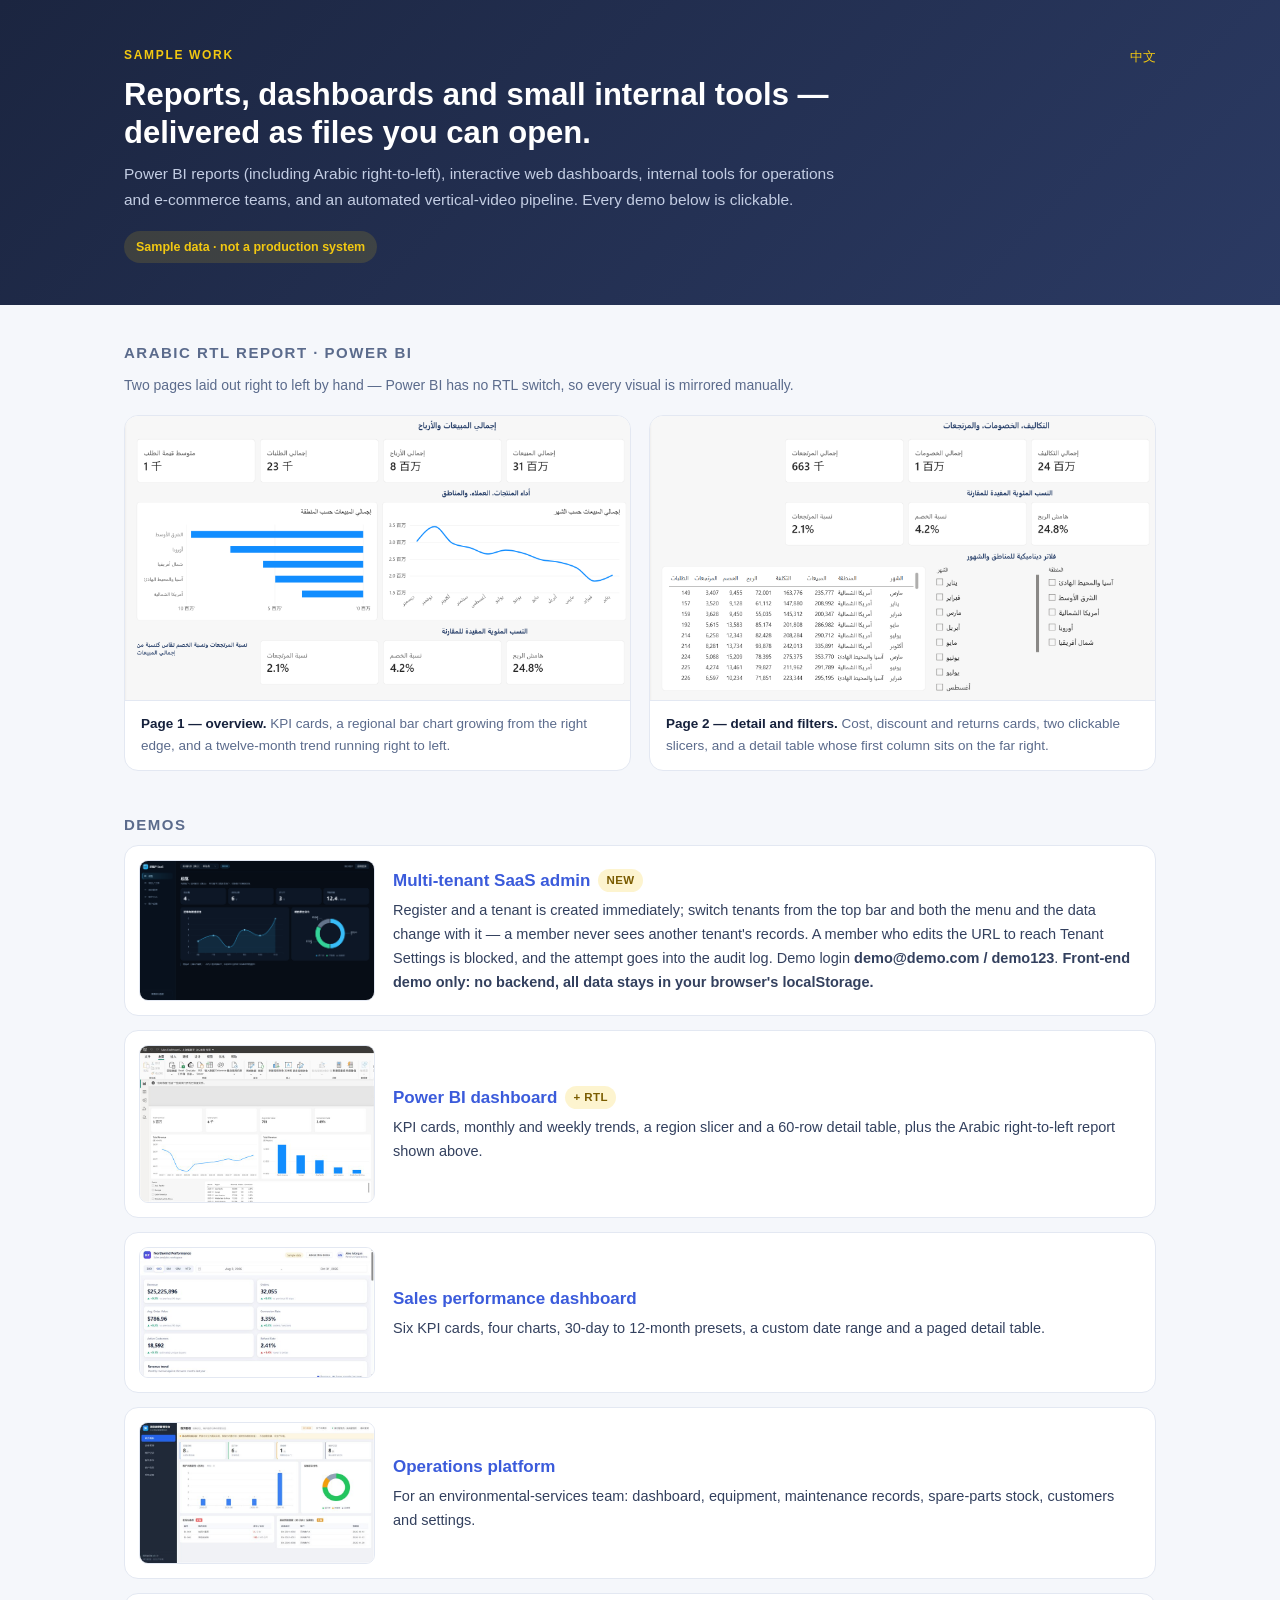
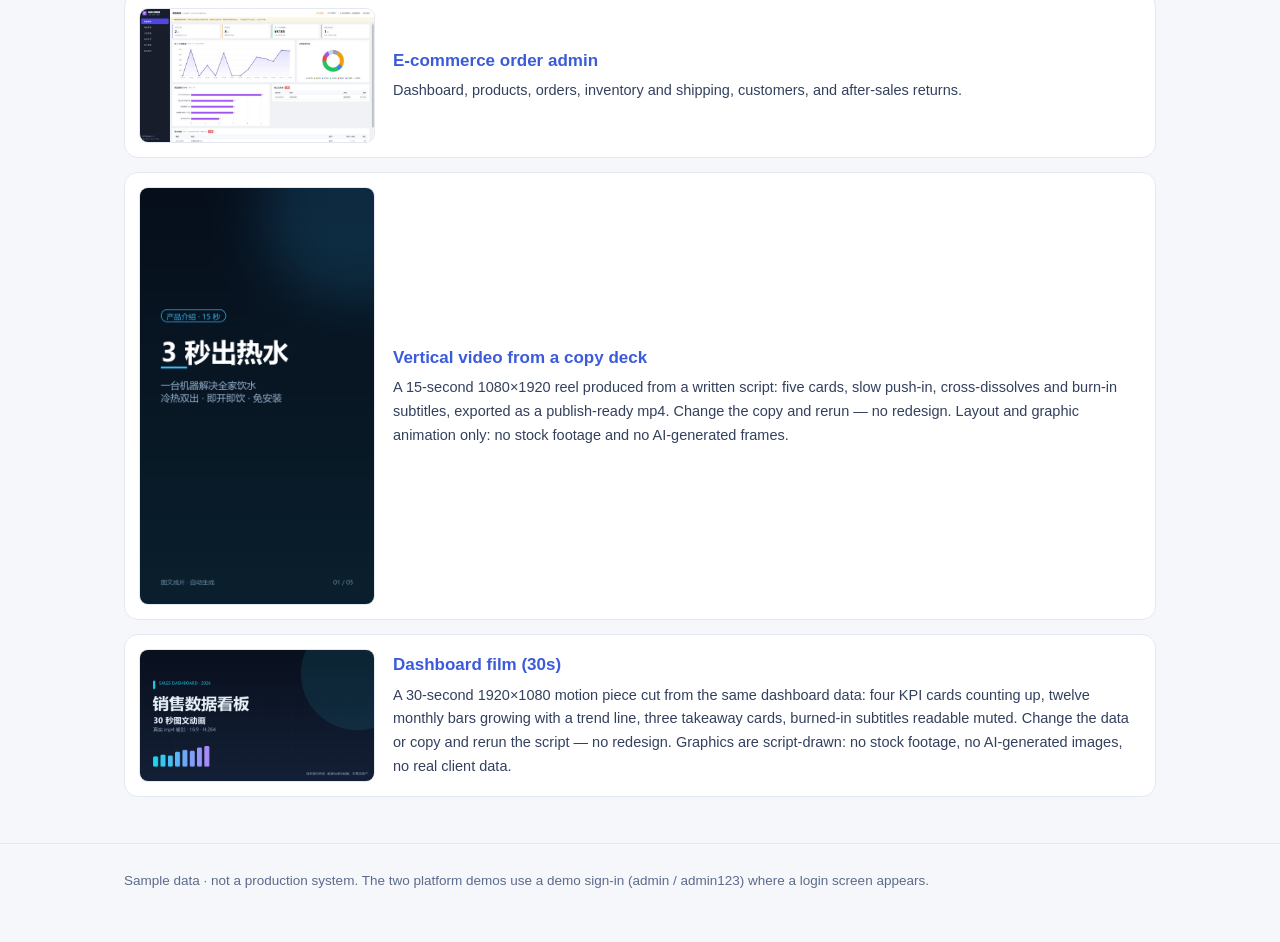
<file: index.html>
<!DOCTYPE html>
<html lang="en">
<head>
<meta charset="utf-8">
<meta name="viewport" content="width=device-width, initial-scale=1">
<title>Demos · Sample work</title>
<style>
  :root{
    --ink:#16213c; --sub:#5b6b8c; --line:#e3e8f2; --bg:#f5f7fb;
    --brand:#f2c811; --card:#ffffff;
  }
  *{box-sizing:border-box}
  body{margin:0;background:var(--bg);color:var(--ink);
    font:16px/1.65 -apple-system,BlinkMacSystemFont,"Segoe UI",Roboto,Helvetica,Arial,sans-serif}
  .wrap{max-width:1080px;margin:0 auto;padding:0 24px}
  a{color:#3b5bdb;text-decoration:none}
  a:hover{text-decoration:underline}
  header{background:linear-gradient(135deg,#1b2540,#2b3a63);color:#fff;padding:46px 0 42px}
  header .kicker{font-size:12px;letter-spacing:.14em;text-transform:uppercase;color:#f2c811;font-weight:600}
  header h1{margin:10px 0 10px;font-size:31px;line-height:1.22;font-weight:700;max-width:760px}
  header p{margin:0;color:#c3cde3;font-size:15.5px;max-width:720px}
  .lang{float:right;font-size:13px;color:#c3cde3}
  .lang a{color:#f2c811}
  .badge{display:inline-block;margin-top:18px;padding:6px 12px;border-radius:999px;
    background:rgba(242,200,17,.14);color:#f2c811;font-size:12.5px;font-weight:600}
  section{padding:36px 0 6px}
  h2{font-size:15px;letter-spacing:.1em;text-transform:uppercase;color:var(--sub);
    margin:0 0 8px;font-weight:700}
  .note{font-size:14px;color:var(--sub);margin:0 0 18px;max-width:760px}
  figure{margin:0;background:var(--card);border:1px solid var(--line);
    border-radius:14px;overflow:hidden}
  figure img{display:block;width:100%;height:auto}
  figcaption{padding:12px 16px;font-size:13.5px;color:var(--sub);border-top:1px solid var(--line)}
  figcaption b{color:var(--ink)}
  .grid2{display:grid;grid-template-columns:1fr 1fr;gap:18px}
  .demos{list-style:none;margin:0;padding:0}
  .demos li{display:flex;gap:18px;align-items:center;background:var(--card);
    border:1px solid var(--line);border-radius:14px;padding:14px;margin-bottom:14px}
  .demos .shot{flex:0 0 236px}
  .demos .shot img{display:block;width:100%;height:auto;border-radius:9px;border:1px solid var(--line)}
  .demos h3{margin:0 0 4px;font-size:17px;font-weight:700}
  .demos p{margin:0;font-size:14.5px;color:#33405e}
  .tag{display:inline-block;margin-left:8px;padding:2px 8px;border-radius:999px;
    background:rgba(242,200,17,.2);color:#7a5c00;font-size:11.5px;font-weight:700;
    letter-spacing:.04em;text-transform:uppercase;vertical-align:2px}
  footer{border-top:1px solid var(--line);padding:26px 0 50px;margin-top:26px;
    font-size:13.5px;color:var(--sub)}
  @media (max-width:760px){
    .grid2{grid-template-columns:1fr}
    .demos li{display:block}
    .demos .shot{flex:none;margin-bottom:12px}
    header h1{font-size:24px}
  }
</style>
</head>
<body>

<header>
  <div class="wrap">
    <div class="lang"><a href="zh.html">中文</a></div>
    <div class="kicker">Sample work</div>
    <h1>Reports, dashboards and small internal tools — delivered as files you can open.</h1>
    <p>Power BI reports (including Arabic right-to-left), interactive web dashboards, internal tools
       for operations and e-commerce teams, and an automated vertical-video pipeline. Every demo below is clickable.</p>
    <span class="badge">Sample data · not a production system</span>
  </div>
</header>

<section>
  <div class="wrap">
    <h2>Arabic RTL report · Power BI</h2>
    <p class="note">
      Two pages laid out right to left by hand — Power BI has no RTL switch, so every visual is mirrored manually.
    </p>
    <div class="grid2">
      <figure>
        <img src="rtl-page1.png" alt="Page one of an Arabic right-to-left Power BI report: KPI cards, a regional bar chart growing from the right edge, and a month trend running right to left">
        <figcaption>
          <b>Page 1 — overview.</b> KPI cards, a regional bar chart growing from the right edge,
          and a twelve-month trend running right to left.
        </figcaption>
      </figure>
      <figure>
        <img src="rtl-page2.png" alt="Page two of the same Arabic report: cost, discount and returns cards, two slicers, and a detail table with the month column on the far right">
        <figcaption>
          <b>Page 2 — detail and filters.</b> Cost, discount and returns cards, two clickable slicers,
          and a detail table whose first column sits on the far right.
        </figcaption>
      </figure>
    </div>
  </div>
</section>

<section>
  <div class="wrap">
    <h2>Demos</h2>
    <ul class="demos">
      <li>
        <a class="shot" href="saas-demo/"><img src="saas-demo/thumb-saas.png" alt="Multi-tenant SaaS admin demo: overview screen with KPI cards and charts"></a>
        <div>
          <h3><a href="saas-demo/">Multi-tenant SaaS admin</a><span class="tag">New</span></h3>
          <p>Register and a tenant is created immediately; switch tenants from the top bar and both the menu and the data change with it —
             a member never sees another tenant's records. A member who edits the URL to reach Tenant Settings is blocked, and the attempt
             goes into the audit log. Demo login <b>demo@demo.com / demo123</b>.
             <b>Front-end demo only: no backend, all data stays in your browser's localStorage.</b></p>
        </div>
      </li>
      <li>
        <a class="shot" href="powerbi/"><img src="thumb-powerbi.jpg" alt="Power BI report demo: KPI cards, revenue trend, revenue by region and a detail table"></a>
        <div>
          <h3><a href="powerbi/">Power BI dashboard</a><span class="tag">+ RTL</span></h3>
          <p>KPI cards, monthly and weekly trends, a region slicer and a 60-row detail table,
             plus the Arabic right-to-left report shown above.</p>
        </div>
      </li>
      <li>
        <a class="shot" href="dashboard/"><img src="thumb-dashboard.jpg" alt="Sales performance dashboard with six KPI cards and four charts"></a>
        <div>
          <h3><a href="dashboard/">Sales performance dashboard</a></h3>
          <p>Six KPI cards, four charts, 30-day to 12-month presets, a custom date range and a paged detail table.</p>
        </div>
      </li>
      <li>
        <a class="shot" href="huanbao/"><img src="thumb-huanbao.jpg" alt="Operations platform demo: dashboard, equipment, maintenance and spare parts screens"></a>
        <div>
          <h3><a href="huanbao/">Operations platform</a></h3>
          <p>For an environmental-services team: dashboard, equipment, maintenance records,
             spare-parts stock, customers and settings.</p>
        </div>
      </li>
      <li>
        <a class="shot" href="dianshang/"><img src="thumb-dianshang.jpg" alt="E-commerce order admin demo: dashboard, products, orders, inventory and returns screens"></a>
        <div>
          <h3><a href="dianshang/">E-commerce order admin</a></h3>
          <p>Dashboard, products, orders, inventory and shipping, customers, and after-sales returns.</p>
        </div>
      </li>
      <li>
        <a class="shot" href="ai-video/"><img src="ai-video/poster.png" alt="A vertical 9:16 video card with a headline and a subtitle bar"></a>
        <div>
          <h3><a href="ai-video/">Vertical video from a copy deck</a></h3>
          <p>A 15-second 1080×1920 reel produced from a written script: five cards, slow push-in,
             cross-dissolves and burn-in subtitles, exported as a publish-ready mp4. Change the copy and rerun —
             no redesign. Layout and graphic animation only: no stock footage and no AI-generated frames.</p>
        </div>
      </li>
      <li>
        <a class="shot" href="dashboard-video/"><img src="dashboard-video/poster.png" alt="A 16:9 cover card for a 30-second dashboard film with the title and a sample-data corner mark"></a>
        <div>
          <h3><a href="dashboard-video/">Dashboard film (30s)</a></h3>
          <p>A 30-second 1920×1080 motion piece cut from the same dashboard data: four KPI cards counting up,
              twelve monthly bars growing with a trend line, three takeaway cards, burned-in subtitles readable muted.
              Change the data or copy and rerun the script — no redesign. Graphics are script-drawn:
              no stock footage, no AI-generated images, no real client data.</p>
        </div>
      </li>
    </ul>
  </div>
</section>

<footer>
  <div class="wrap">
    Sample data · not a production system. The two platform demos use a demo sign-in
    (admin / admin123) where a login screen appears.
  </div>
</footer>

</body>
</html>
</file>
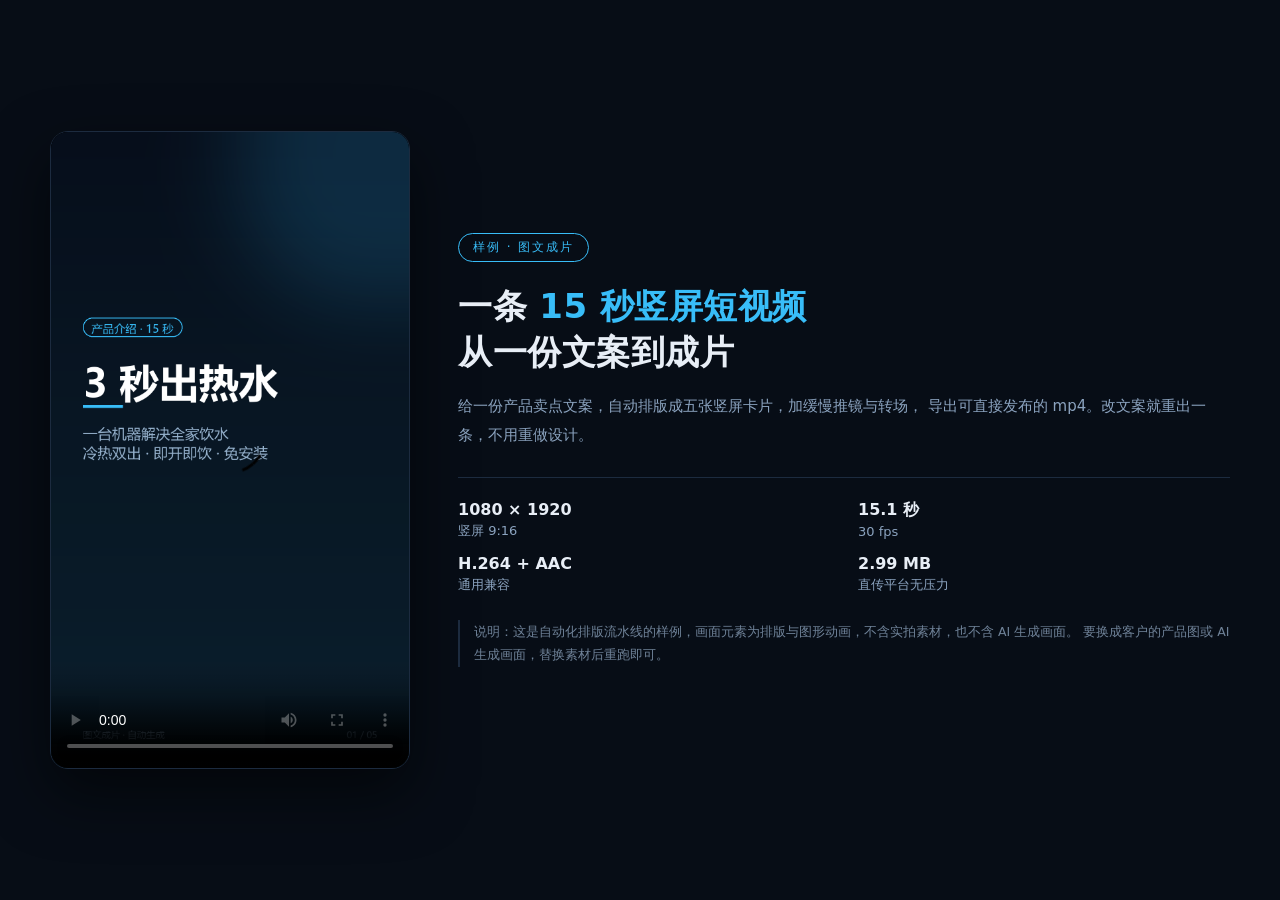
<file: ai-video/index.html>
<!DOCTYPE html>
<html lang="zh-CN">
<head>
<meta charset="UTF-8" />
<meta name="viewport" content="width=device-width, initial-scale=1" />
<title>图文成片 · 15 秒竖屏短视频（样例）</title>
<style>
  :root{
    --bg:#070d16; --panel:#0e1826; --line:#1c2b3f;
    --ink:#e8eef6; --ink2:#8ba3bf; --accent:#38bdf8;
  }
  *{box-sizing:border-box;margin:0;padding:0}
  body{
    background:var(--bg); color:var(--ink);
    font-family:"Microsoft YaHei","PingFang SC","Segoe UI",system-ui,sans-serif;
    min-height:100vh;
    display:flex; align-items:center; justify-content:center;
    padding:40px 20px;
  }
  .wrap{
    display:flex; gap:48px; align-items:center;
    max-width:1180px; width:100%; flex-wrap:wrap; justify-content:center;
  }
  .player{
    width:360px; flex:0 0 360px;
    border-radius:18px; overflow:hidden;
    background:#000; border:1px solid var(--line);
    box-shadow:0 24px 60px rgba(0,0,0,.55);
  }
  video{ display:block; width:100%; height:auto; background:#000; }
  .info{ flex:1 1 420px; min-width:320px; }
  .kicker{
    display:inline-block; font-size:12px; letter-spacing:2px;
    color:var(--accent); border:1px solid var(--accent);
    border-radius:999px; padding:5px 14px; margin-bottom:22px;
  }
  h1{ font-size:34px; line-height:1.35; font-weight:700; letter-spacing:.5px; }
  h1 em{ font-style:normal; color:var(--accent); }
  .sub{ color:var(--ink2); font-size:15px; line-height:1.9; margin-top:16px; }
  .spec{
    margin-top:28px; border-top:1px solid var(--line); padding-top:22px;
    display:grid; grid-template-columns:repeat(2,minmax(0,1fr)); gap:14px 28px;
  }
  .spec div{ font-size:13px; color:var(--ink2); }
  .spec b{ display:block; color:var(--ink); font-size:16px; font-weight:600; margin-bottom:3px; }
  .note{
    margin-top:26px; font-size:12.5px; line-height:1.85; color:#6f8298;
    border-left:2px solid var(--line); padding-left:14px;
  }
</style>
</head>
<body>
<div class="wrap">
  <div class="player">
    <video src="demo-short-9x16.mp4" poster="poster.png" controls playsinline preload="metadata"></video>
  </div>

  <div class="info">
    <span class="kicker">样例 · 图文成片</span>
    <h1>一条 <em>15 秒竖屏短视频</em><br />从一份文案到成片</h1>
    <p class="sub">
      给一份产品卖点文案，自动排版成五张竖屏卡片，加缓慢推镜与转场，
      导出可直接发布的 mp4。改文案就重出一条，不用重做设计。
    </p>

    <div class="spec">
      <div><b>1080 × 1920</b>竖屏 9:16</div>
      <div><b>15.1 秒</b>30 fps</div>
      <div><b>H.264 + AAC</b>通用兼容</div>
      <div><b>2.99 MB</b>直传平台无压力</div>
    </div>

    <p class="note">
      说明：这是自动化排版流水线的样例，画面元素为排版与图形动画，不含实拍素材，也不含 AI 生成画面。
      要换成客户的产品图或 AI 生成画面，替换素材后重跑即可。
    </p>
  </div>
</div>
</body>
</html>
</file>
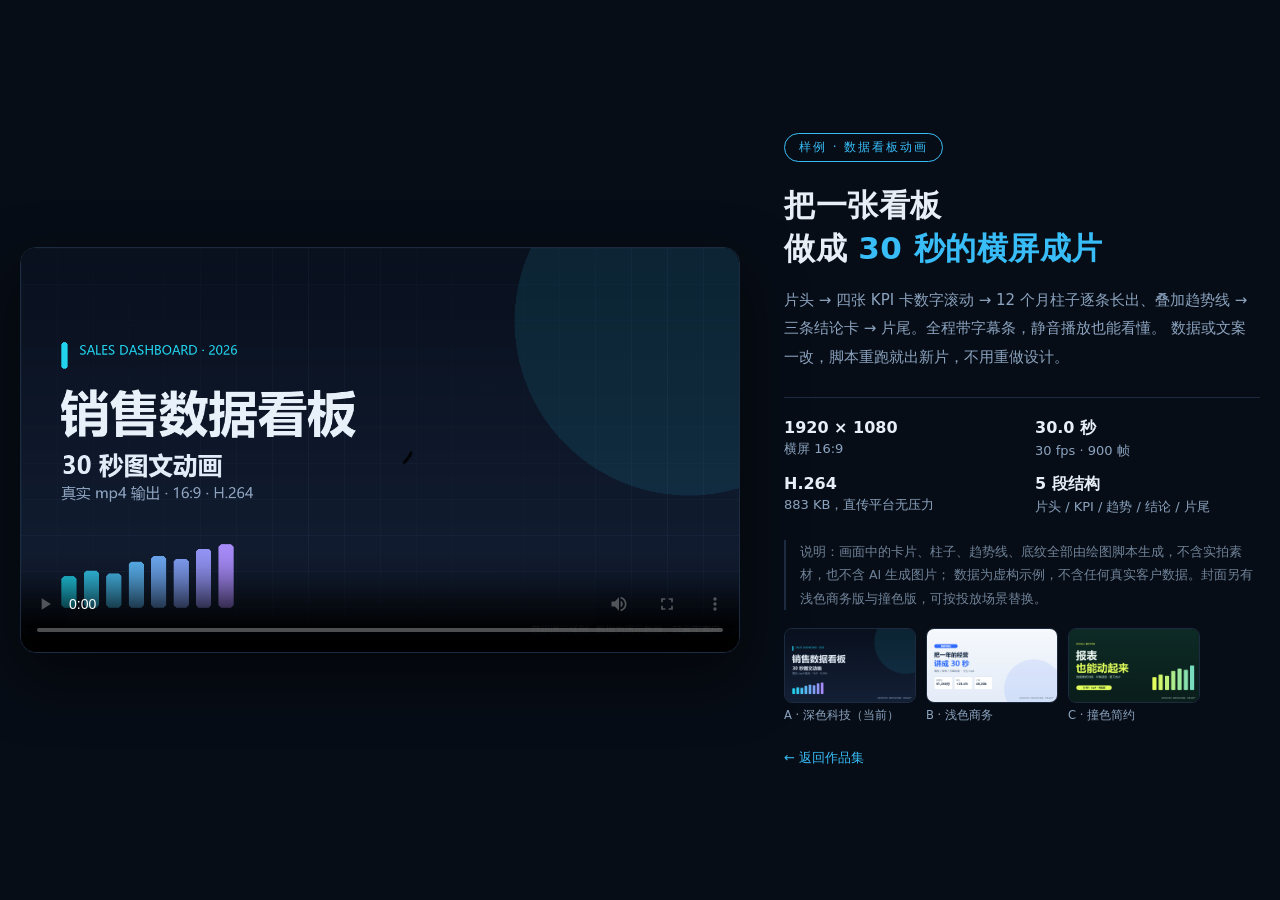
<file: dashboard-video/index.html>
<!DOCTYPE html>
<html lang="zh-CN">
<head>
<meta charset="UTF-8" />
<meta name="viewport" content="width=device-width, initial-scale=1" />
<title>数据看板动画成片 · 30 秒 16:9（样例）</title>
<style>
  :root{
    --bg:#070d16; --panel:#0e1826; --line:#1c2b3f;
    --ink:#e8eef6; --ink2:#8ba3bf; --accent:#38bdf8;
  }
  *{box-sizing:border-box;margin:0;padding:0}
  body{
    background:var(--bg); color:var(--ink);
    font-family:"Microsoft YaHei","PingFang SC","Segoe UI",system-ui,sans-serif;
    min-height:100vh;
    display:flex; align-items:center; justify-content:center;
    padding:40px 20px;
  }
  .wrap{
    display:flex; gap:44px; align-items:center;
    max-width:1240px; width:100%; flex-wrap:wrap; justify-content:center;
  }
  .player{
    flex:1 1 640px; max-width:720px;
    border-radius:16px; overflow:hidden;
    background:#000; border:1px solid var(--line);
    box-shadow:0 24px 60px rgba(0,0,0,.55);
  }
  video{ display:block; width:100%; height:auto; background:#000; }
  .info{ flex:1 1 380px; min-width:300px; }
  .kicker{
    display:inline-block; font-size:12px; letter-spacing:2px;
    color:var(--accent); border:1px solid var(--accent);
    border-radius:999px; padding:5px 14px; margin-bottom:22px;
  }
  h1{ font-size:31px; line-height:1.38; font-weight:700; letter-spacing:.5px; }
  h1 em{ font-style:normal; color:var(--accent); }
  .sub{ color:var(--ink2); font-size:15px; line-height:1.9; margin-top:16px; }
  .spec{
    margin-top:26px; border-top:1px solid var(--line); padding-top:20px;
    display:grid; grid-template-columns:repeat(2,minmax(0,1fr)); gap:14px 26px;
  }
  .spec div{ font-size:13px; color:var(--ink2); }
  .spec b{ display:block; color:var(--ink); font-size:16px; font-weight:600; margin-bottom:3px; }
  .note{
    margin-top:24px; font-size:12.5px; line-height:1.85; color:#6f8298;
    border-left:2px solid var(--line); padding-left:14px;
  }
  .covers{ margin-top:18px; display:flex; gap:10px; flex-wrap:wrap; }
  .covers img{ width:132px; height:auto; border-radius:8px; border:1px solid var(--line); display:block; }
  .covers span{ display:block; font-size:11.5px; color:var(--ink2); margin-top:5px; }
  .back{ margin-top:26px; font-size:13px; }
  .back a{ color:var(--accent); text-decoration:none; }
  .back a:hover{ text-decoration:underline; }
</style>
</head>
<body>
<div class="wrap">
  <div class="player">
    <video src="dashboard-30s.mp4" poster="poster.png" controls playsinline preload="metadata"></video>
  </div>

  <div class="info">
    <span class="kicker">样例 · 数据看板动画</span>
    <h1>把一张看板<br />做成 <em>30 秒的横屏成片</em></h1>
    <p class="sub">
      片头 → 四张 KPI 卡数字滚动 → 12 个月柱子逐条长出、叠加趋势线 →
      三条结论卡 → 片尾。全程带字幕条，静音播放也能看懂。
      数据或文案一改，脚本重跑就出新片，不用重做设计。
    </p>

    <div class="spec">
      <div><b>1920 × 1080</b>横屏 16:9</div>
      <div><b>30.0 秒</b>30 fps · 900 帧</div>
      <div><b>H.264</b>883 KB，直传平台无压力</div>
      <div><b>5 段结构</b>片头 / KPI / 趋势 / 结论 / 片尾</div>
    </div>

    <p class="note">
      说明：画面中的卡片、柱子、趋势线、底纹全部由绘图脚本生成，不含实拍素材，也不含 AI 生成图片；
      数据为虚构示例，不含任何真实客户数据。封面另有浅色商务版与撞色版，可按投放场景替换。
    </p>

    <div class="covers">
      <div><img src="poster.png" alt="封面 A 深色科技版"><span>A · 深色科技（当前）</span></div>
      <div><img src="cover-b.png" alt="封面 B 浅色商务版"><span>B · 浅色商务</span></div>
      <div><img src="cover-c.png" alt="封面 C 撞色简约版"><span>C · 撞色简约</span></div>
    </div>

    <div class="back"><a href="../">← 返回作品集</a></div>
  </div>
</div>
</body>
</html>
</file>
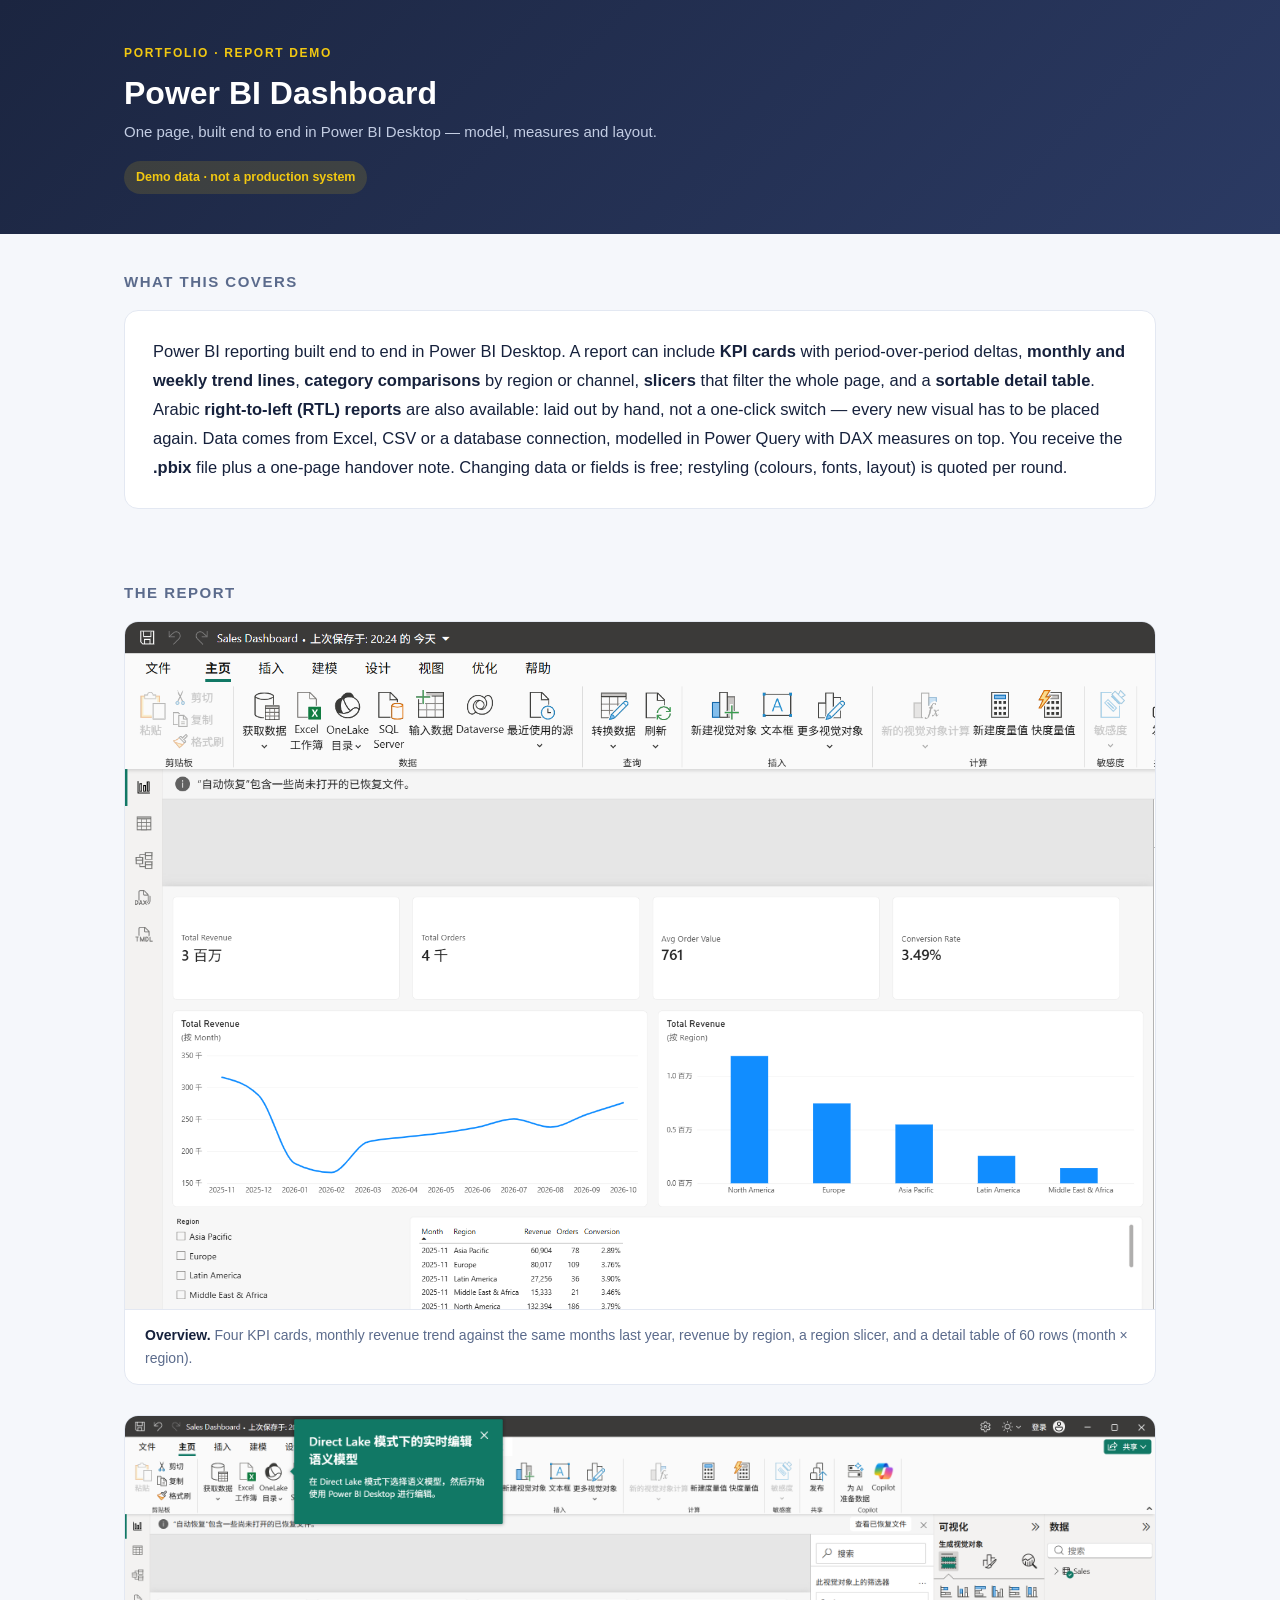
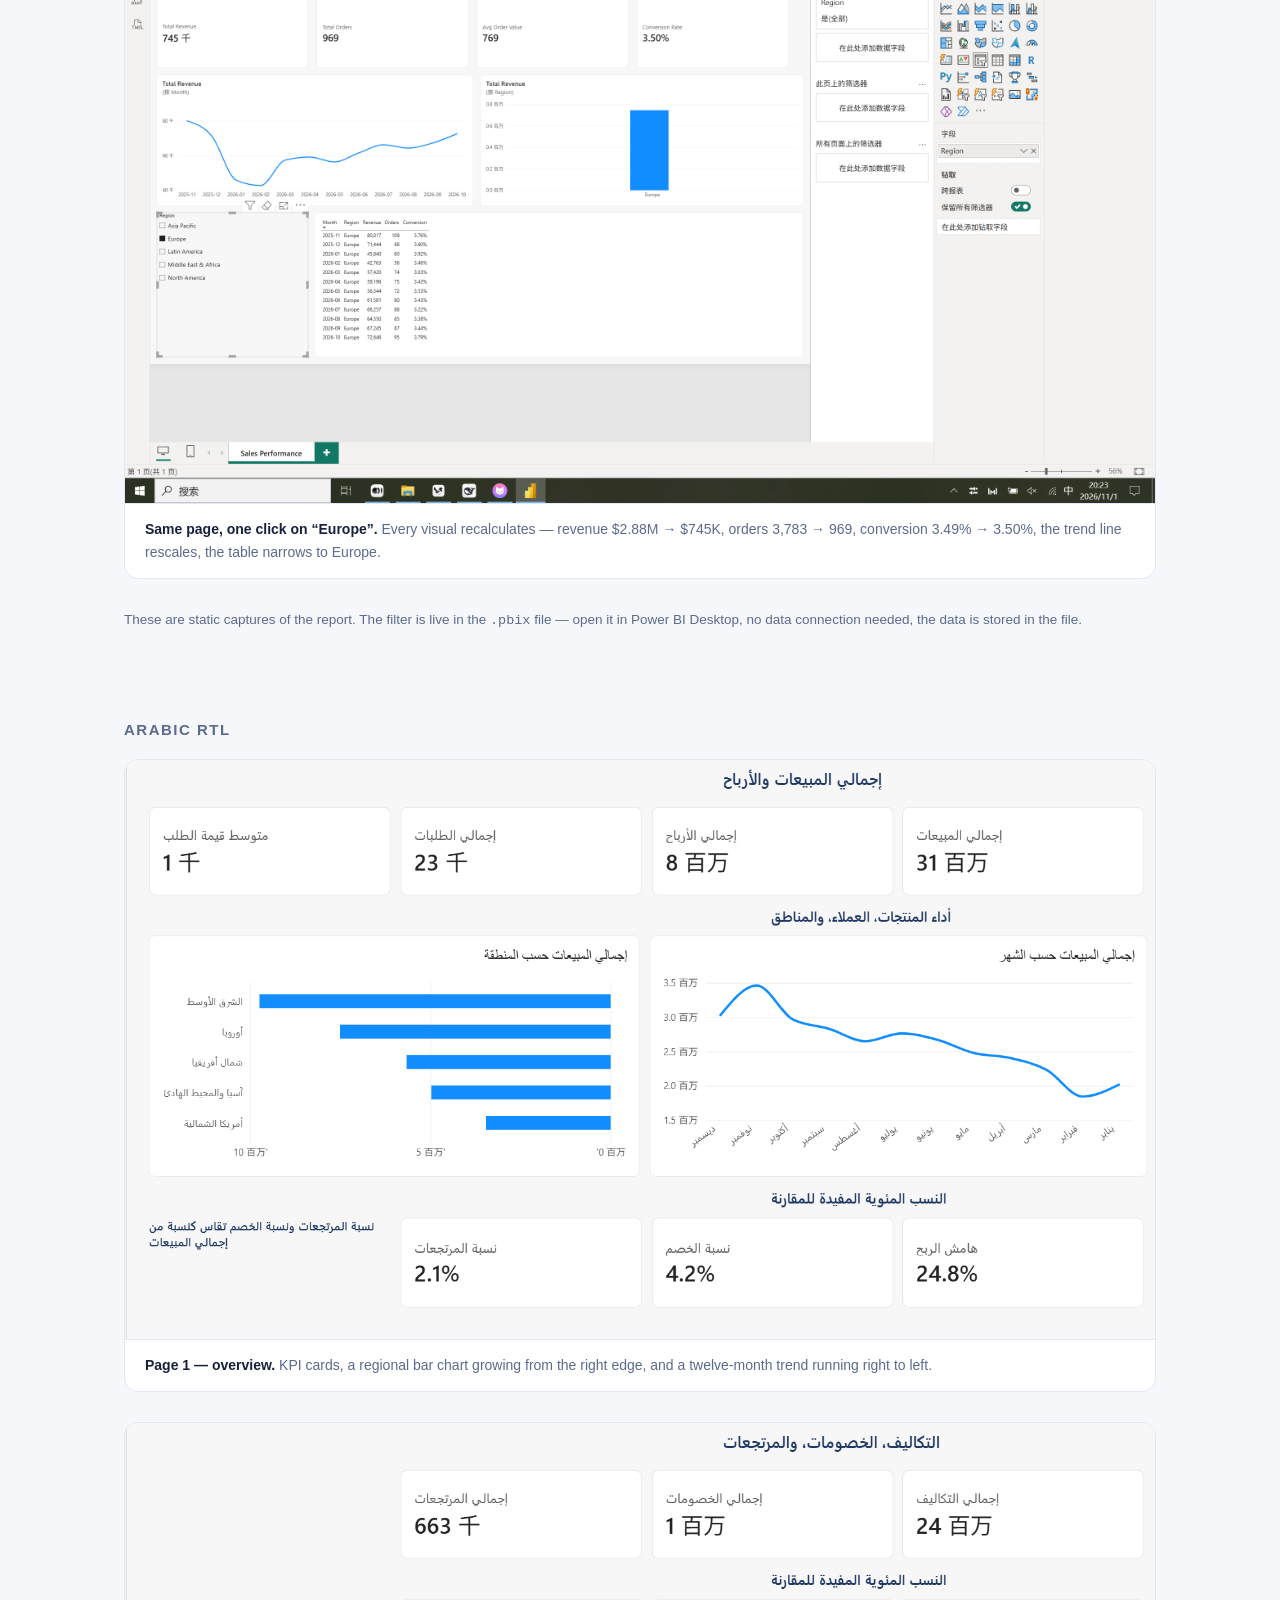
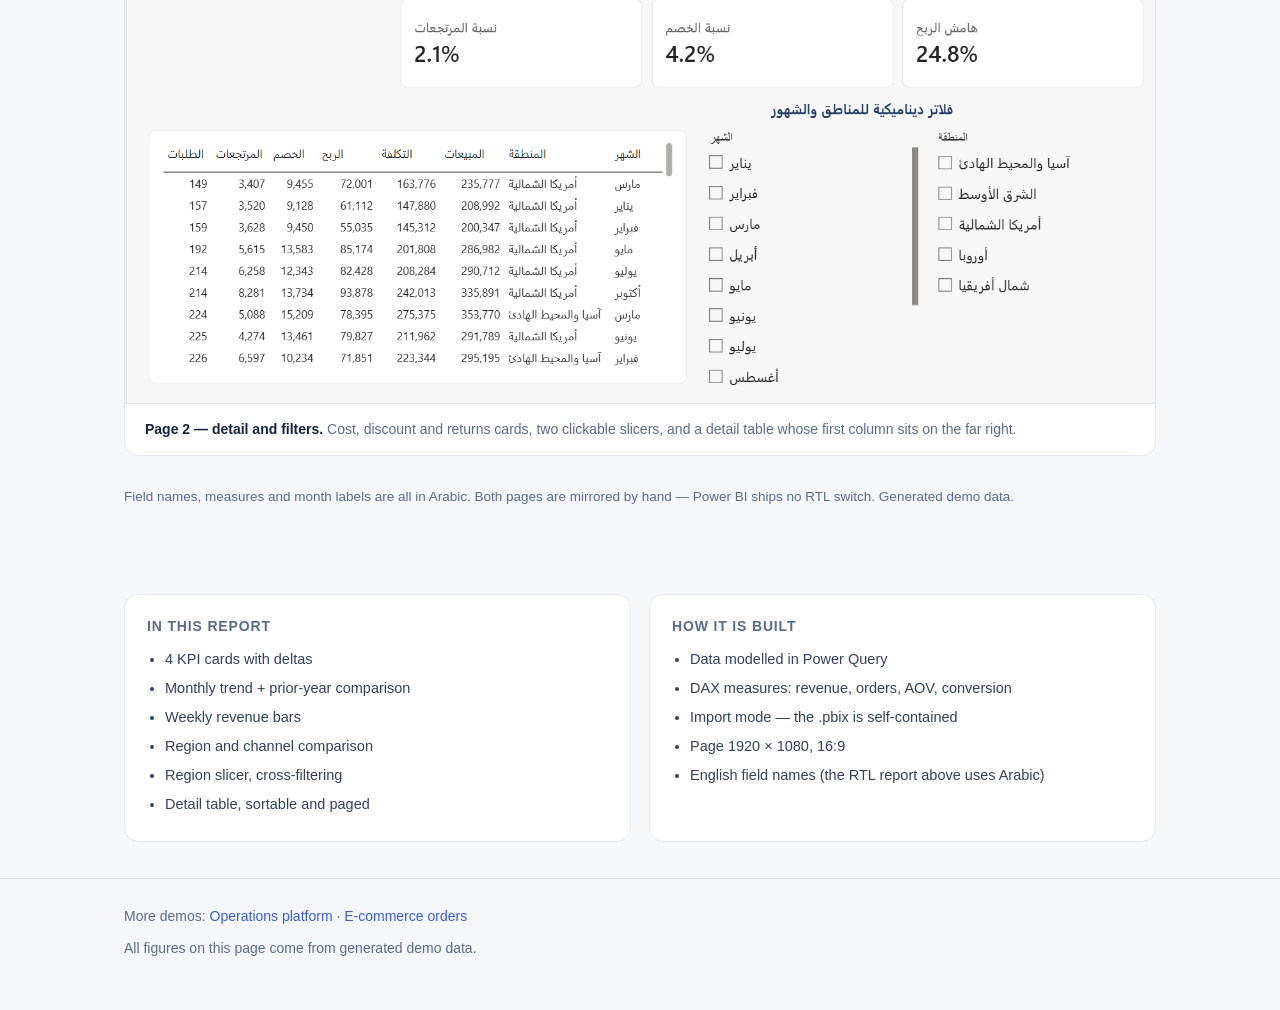
<file: powerbi/index.html>
<!DOCTYPE html>
<html lang="en">
<head>
<meta charset="utf-8">
<meta name="viewport" content="width=device-width, initial-scale=1">
<title>Power BI Dashboard · Demo</title>
<style>
  :root{
    --ink:#16213c; --sub:#5b6b8c; --line:#e3e8f2; --bg:#f5f7fb;
    --brand:#f2c811; --card:#ffffff;
  }
  *{box-sizing:border-box}
  body{margin:0;background:var(--bg);color:var(--ink);
    font:16px/1.65 -apple-system,BlinkMacSystemFont,"Segoe UI",Roboto,Helvetica,Arial,sans-serif}
  .wrap{max-width:1080px;margin:0 auto;padding:0 24px}
  header{background:linear-gradient(135deg,#1b2540,#2b3a63);color:#fff;padding:44px 0 40px}
  header .kicker{font-size:12px;letter-spacing:.14em;text-transform:uppercase;color:#f2c811;font-weight:600}
  header h1{margin:10px 0 8px;font-size:32px;line-height:1.2;font-weight:700}
  header p{margin:0;color:#c3cde3;font-size:15px}
  .badge{display:inline-block;margin-top:16px;padding:6px 12px;border-radius:999px;
    background:rgba(242,200,17,.14);color:#f2c811;font-size:12.5px;font-weight:600}
  section{padding:36px 0}
  h2{font-size:15px;letter-spacing:.1em;text-transform:uppercase;color:var(--sub);
    margin:0 0 16px;font-weight:700}
  .lead{background:var(--card);border:1px solid var(--line);border-radius:14px;
    padding:26px 28px;font-size:16.5px;line-height:1.75;margin:0}
  .lead strong{color:var(--ink)}
  figure{margin:0 0 30px;background:var(--card);border:1px solid var(--line);
    border-radius:14px;overflow:hidden}
  figure img{display:block;width:100%;height:auto}
  figcaption{padding:14px 20px;font-size:14px;color:var(--sub);border-top:1px solid var(--line)}
  figcaption b{color:var(--ink)}
  .grid{display:grid;grid-template-columns:1fr 1fr;gap:18px}
  .card{background:var(--card);border:1px solid var(--line);border-radius:14px;padding:20px 22px}
  .card h3{margin:0 0 10px;font-size:14px;letter-spacing:.06em;text-transform:uppercase;color:var(--sub)}
  .card ul{margin:0;padding-left:18px;font-size:14.5px;color:#33405e}
  .card li{margin:5px 0}
  .note{font-size:13.5px;color:var(--sub);margin-top:8px}
  footer{border-top:1px solid var(--line);padding:26px 0 50px;font-size:14px;color:var(--sub)}
  footer a{color:#3b5bdb;text-decoration:none}
  footer a:hover{text-decoration:underline}
  @media (max-width:760px){.grid{grid-template-columns:1fr}header h1{font-size:25px}}
</style>
</head>
<body>

<header>
  <div class="wrap">
    <div class="kicker">Portfolio · Report Demo</div>
    <h1>Power BI Dashboard</h1>
    <p>One page, built end to end in Power BI Desktop — model, measures and layout.</p>
    <span class="badge">Demo data · not a production system</span>
  </div>
</header>

<section>
  <div class="wrap">
    <h2>What this covers</h2>
    <p class="lead">
      Power BI reporting built end to end in Power BI Desktop. A report can include
      <strong>KPI cards</strong> with period-over-period deltas, <strong>monthly and weekly trend lines</strong>,
      <strong>category comparisons</strong> by region or channel, <strong>slicers</strong> that filter the whole page,
      and a <strong>sortable detail table</strong>. Arabic <strong>right-to-left (RTL) reports</strong> are also available:
      laid out by hand, not a one-click switch — every new visual has to be placed again.
      Data comes from Excel, CSV or a database connection,
      modelled in Power Query with DAX measures on top. You receive the <strong>.pbix</strong> file plus a
      one-page handover note. Changing data or fields is free; restyling (colours, fonts, layout) is quoted per round.
    </p>
  </div>
</section>

<section>
  <div class="wrap">
    <h2>The report</h2>

    <figure>
      <img src="overview.png" alt="Power BI report overview: four KPI cards, monthly revenue trend, revenue by region, region slicer and a detail table">
      <figcaption>
        <b>Overview.</b> Four KPI cards, monthly revenue trend against the same months last year,
        revenue by region, a region slicer, and a detail table of 60 rows (month × region).
      </figcaption>
    </figure>

    <figure>
      <img src="filtered.png" alt="The same report after selecting Europe in the slicer, with all visuals recalculated">
      <figcaption>
        <b>Same page, one click on “Europe”.</b> Every visual recalculates — revenue $2.88M → $745K,
        orders 3,783 → 969, conversion 3.49% → 3.50%, the trend line rescales, the table narrows to Europe.
      </figcaption>
    </figure>

    <p class="note">
      These are static captures of the report. The filter is live in the <code>.pbix</code> file —
      open it in Power BI Desktop, no data connection needed, the data is stored in the file.
    </p>
  </div>
</section>

<section>
  <div class="wrap">
    <h2>Arabic RTL</h2>

    <figure>
      <img src="rtl-page1.png" alt="Page one of an Arabic right-to-left report: KPI cards, a regional bar chart growing from the right edge, and a month trend running right to left">
      <figcaption>
        <b>Page 1 — overview.</b> KPI cards, a regional bar chart growing from the right edge,
        and a twelve-month trend running right to left.
      </figcaption>
    </figure>

    <figure>
      <img src="rtl-page2.png" alt="Page two of the same Arabic report: cost, discount and returns cards, two slicers, and a detail table with the month column on the far right">
      <figcaption>
        <b>Page 2 — detail and filters.</b> Cost, discount and returns cards, two clickable slicers,
        and a detail table whose first column sits on the far right.
      </figcaption>
    </figure>

    <p class="note">
      Field names, measures and month labels are all in Arabic. Both pages are mirrored by hand —
      Power BI ships no RTL switch. Generated demo data.
    </p>
  </div>
</section>

<section>
  <div class="wrap">
    <div class="grid">
      <div class="card">
        <h3>In this report</h3>
        <ul>
          <li>4 KPI cards with deltas</li>
          <li>Monthly trend + prior-year comparison</li>
          <li>Weekly revenue bars</li>
          <li>Region and channel comparison</li>
          <li>Region slicer, cross-filtering</li>
          <li>Detail table, sortable and paged</li>
        </ul>
      </div>
      <div class="card">
        <h3>How it is built</h3>
        <ul>
          <li>Data modelled in Power Query</li>
          <li>DAX measures: revenue, orders, AOV, conversion</li>
          <li>Import mode — the .pbix is self-contained</li>
          <li>Page 1920 × 1080, 16:9</li>
          <li>English field names (the RTL report above uses Arabic)</li>
        </ul>
      </div>
    </div>
  </div>
</section>

<footer>
  <div class="wrap">
    More demos:
    <a href="../huanbao/">Operations platform</a> ·
    <a href="../dianshang/">E-commerce orders</a>
    <div style="margin-top:8px">All figures on this page come from generated demo data.</div>
  </div>
</footer>

</body>
</html>
</file>
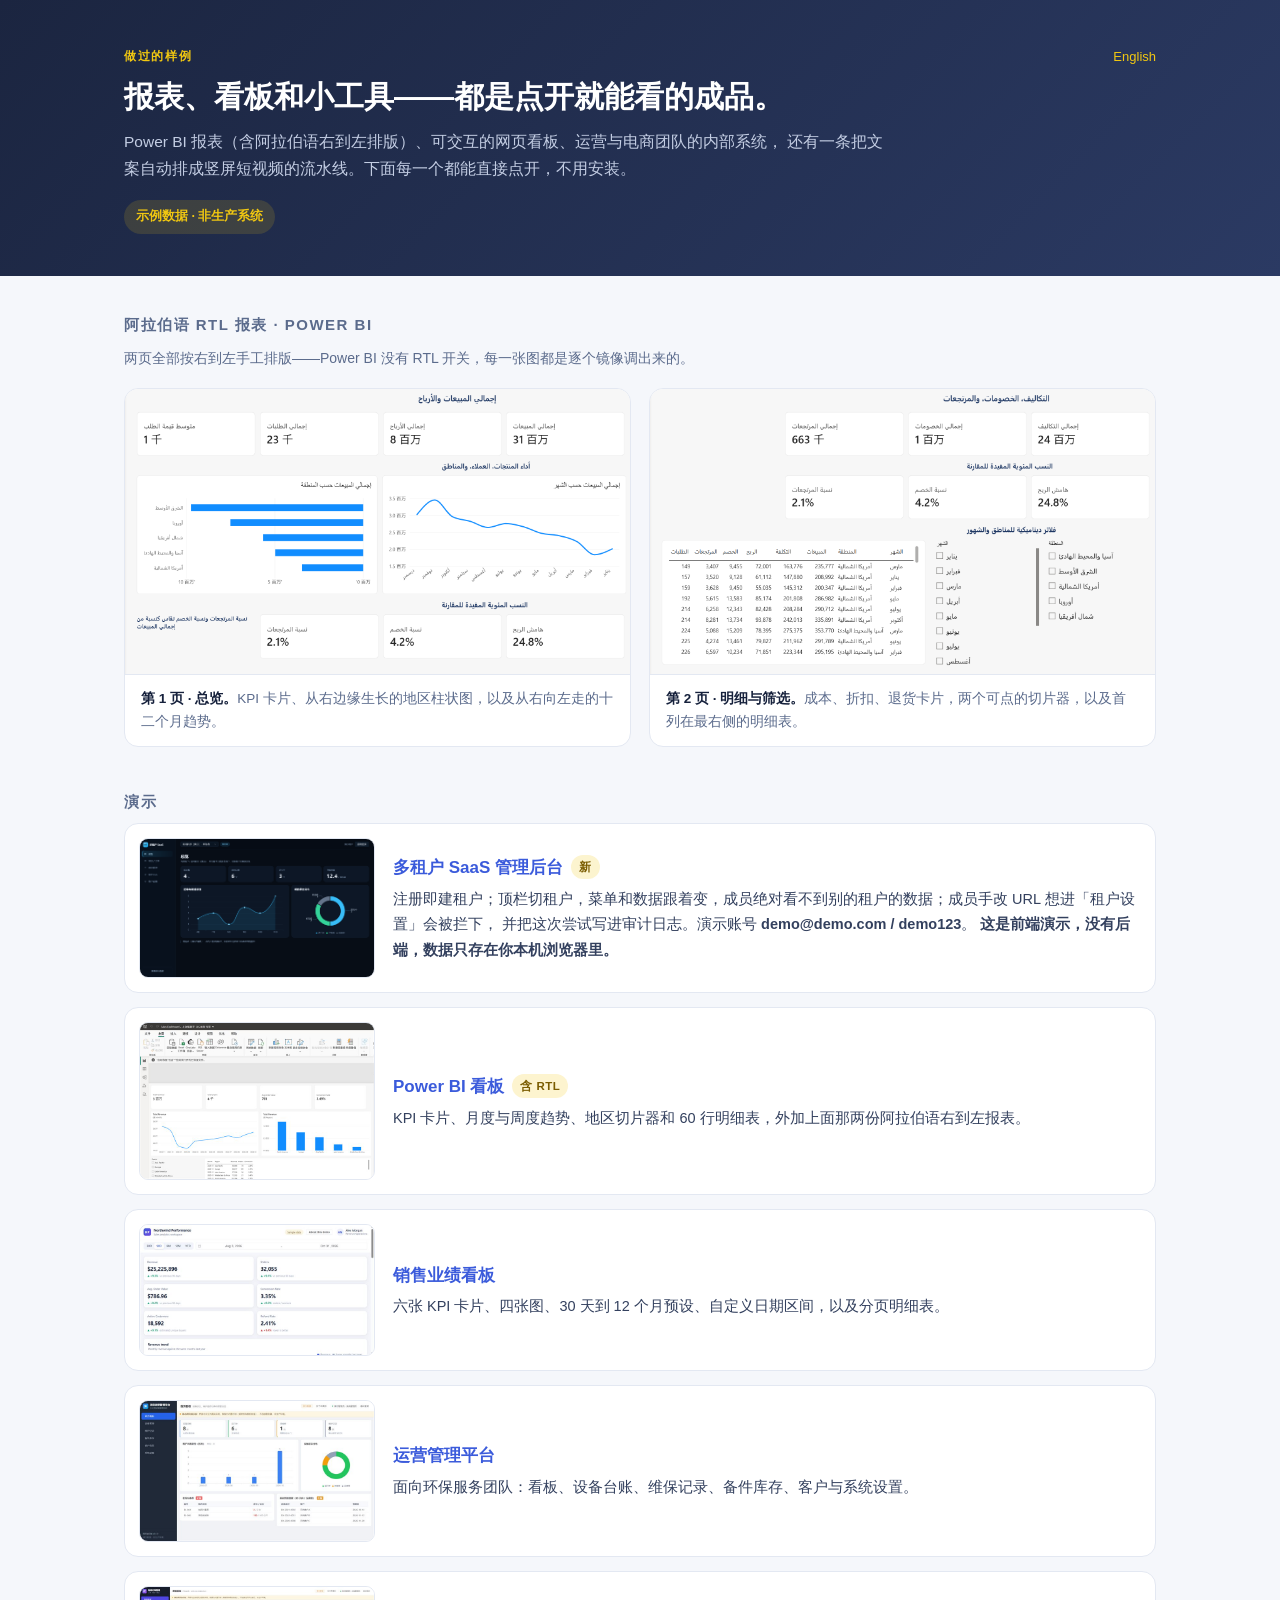
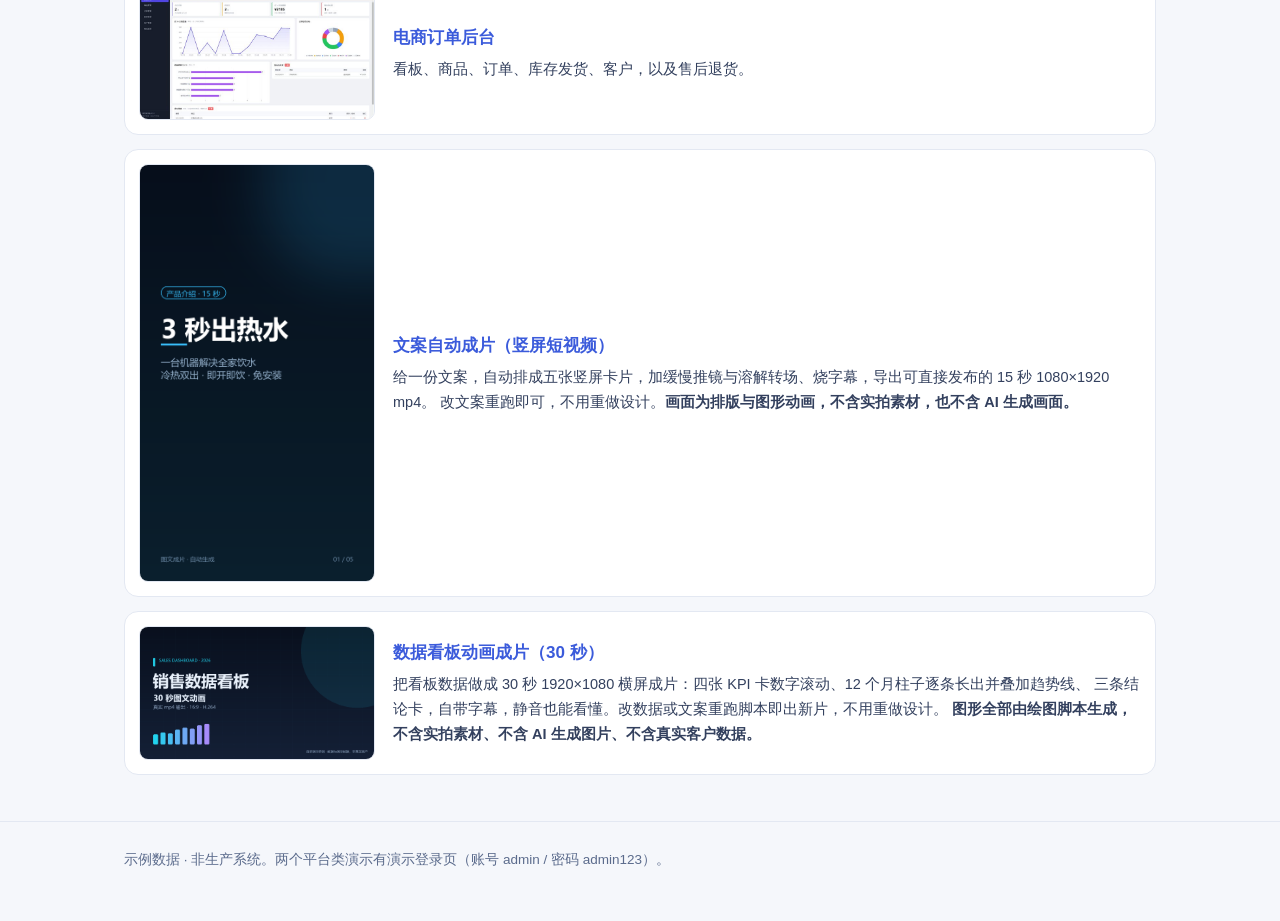
<file: zh.html>
<!DOCTYPE html>
<html lang="zh-CN">
<head>
<meta charset="utf-8">
<meta name="viewport" content="width=device-width, initial-scale=1">
<title>做过的样例 · 点开就能看</title>
<style>
  :root{
    --ink:#16213c; --sub:#5b6b8c; --line:#e3e8f2; --bg:#f5f7fb;
    --brand:#f2c811; --card:#ffffff;
  }
  *{box-sizing:border-box}
  body{margin:0;background:var(--bg);color:var(--ink);
    font:16px/1.75 -apple-system,BlinkMacSystemFont,"Segoe UI","Microsoft YaHei","PingFang SC",Roboto,Helvetica,Arial,sans-serif}
  .wrap{max-width:1080px;margin:0 auto;padding:0 24px}
  a{color:#3b5bdb;text-decoration:none}
  a:hover{text-decoration:underline}
  header{background:linear-gradient(135deg,#1b2540,#2b3a63);color:#fff;padding:46px 0 42px}
  header .kicker{font-size:12px;letter-spacing:.14em;text-transform:uppercase;color:#f2c811;font-weight:600}
  header h1{margin:10px 0 10px;font-size:30px;line-height:1.35;font-weight:700;max-width:800px}
  header p{margin:0;color:#c3cde3;font-size:15.5px;max-width:760px}
  .badge{display:inline-block;margin-top:18px;padding:6px 12px;border-radius:999px;
    background:rgba(242,200,17,.14);color:#f2c811;font-size:12.5px;font-weight:600}
  .lang{float:right;font-size:13px;color:#c3cde3}
  .lang a{color:#f2c811}
  section{padding:36px 0 6px}
  h2{font-size:15px;letter-spacing:.1em;text-transform:uppercase;color:var(--sub);
    margin:0 0 8px;font-weight:700}
  .note{font-size:14px;color:var(--sub);margin:0 0 18px;max-width:780px}
  figure{margin:0;background:var(--card);border:1px solid var(--line);
    border-radius:14px;overflow:hidden}
  figure img{display:block;width:100%;height:auto}
  figcaption{padding:12px 16px;font-size:13.5px;color:var(--sub);border-top:1px solid var(--line)}
  figcaption b{color:var(--ink)}
  .grid2{display:grid;grid-template-columns:1fr 1fr;gap:18px}
  .demos{list-style:none;margin:0;padding:0}
  .demos li{display:flex;gap:18px;align-items:center;background:var(--card);
    border:1px solid var(--line);border-radius:14px;padding:14px;margin-bottom:14px}
  .demos .shot{flex:0 0 236px}
  .demos .shot img{display:block;width:100%;height:auto;border-radius:9px;border:1px solid var(--line)}
  .demos h3{margin:0 0 4px;font-size:17px;font-weight:700}
  .demos p{margin:0;font-size:14.5px;color:#33405e}
  .tag{display:inline-block;margin-left:8px;padding:2px 8px;border-radius:999px;
    background:rgba(242,200,17,.2);color:#7a5c00;font-size:11.5px;font-weight:700;
    letter-spacing:.04em;vertical-align:2px}
  footer{border-top:1px solid var(--line);padding:26px 0 50px;margin-top:26px;
    font-size:13.5px;color:var(--sub)}
  .contact{margin-top:14px;font-size:14.5px;color:var(--ink)}
  .contact b{color:#1b2540}
  @media (max-width:760px){
    .grid2{grid-template-columns:1fr}
    .demos li{display:block}
    .demos .shot{flex:none;margin-bottom:12px}
    header h1{font-size:23px}
    .lang{float:none;display:block;margin-bottom:10px}
  }
</style>
</head>
<body>

<header>
  <div class="wrap">
    <div class="lang"><a href="./">English</a></div>
    <div class="kicker">做过的样例</div>
    <h1>报表、看板和小工具——都是点开就能看的成品。</h1>
    <p>Power BI 报表（含阿拉伯语右到左排版）、可交互的网页看板、运营与电商团队的内部系统，
       还有一条把文案自动排成竖屏短视频的流水线。下面每一个都能直接点开，不用安装。</p>
    <span class="badge">示例数据 · 非生产系统</span>
  </div>
</header>

<section>
  <div class="wrap">
    <h2>阿拉伯语 RTL 报表 · Power BI</h2>
    <p class="note">
      两页全部按右到左手工排版——Power BI 没有 RTL 开关，每一张图都是逐个镜像调出来的。
    </p>
    <div class="grid2">
      <figure>
        <img src="rtl-page1.png" alt="阿拉伯语右到左 Power BI 报表第一页：KPI 卡片、从右边缘生长的地区柱状图、从右向左走的十二个月趋势">
        <figcaption>
          <b>第 1 页 · 总览。</b>KPI 卡片、从右边缘生长的地区柱状图，以及从右向左走的十二个月趋势。
        </figcaption>
      </figure>
      <figure>
        <img src="rtl-page2.png" alt="同一份阿拉伯语报表第二页：成本、折扣与退货卡片，两个切片器，以及月份列在最右侧的明细表">
        <figcaption>
          <b>第 2 页 · 明细与筛选。</b>成本、折扣、退货卡片，两个可点的切片器，以及首列在最右侧的明细表。
        </figcaption>
      </figure>
    </div>
  </div>
</section>

<section>
  <div class="wrap">
    <h2>演示</h2>
    <ul class="demos">
      <li>
        <a class="shot" href="saas-demo/"><img src="saas-demo/thumb-saas.png" alt="多租户 SaaS 管理后台演示：总览页，含 KPI 卡片与图表"></a>
        <div>
          <h3><a href="saas-demo/">多租户 SaaS 管理后台</a><span class="tag">新</span></h3>
          <p>注册即建租户；顶栏切租户，菜单和数据跟着变，成员绝对看不到别的租户的数据；成员手改 URL 想进「租户设置」会被拦下，
             并把这次尝试写进审计日志。演示账号 <b>demo@demo.com / demo123</b>。
             <b>这是前端演示，没有后端，数据只存在你本机浏览器里。</b></p>
        </div>
      </li>
      <li>
        <a class="shot" href="powerbi/"><img src="thumb-powerbi.jpg" alt="Power BI 报表演示：KPI 卡片、收入趋势、分区收入和明细表"></a>
        <div>
          <h3><a href="powerbi/">Power BI 看板</a><span class="tag">含 RTL</span></h3>
          <p>KPI 卡片、月度与周度趋势、地区切片器和 60 行明细表，外加上面那两份阿拉伯语右到左报表。</p>
        </div>
      </li>
      <li>
        <a class="shot" href="dashboard/"><img src="thumb-dashboard.jpg" alt="销售业绩看板：六张 KPI 卡片和四张图"></a>
        <div>
          <h3><a href="dashboard/">销售业绩看板</a></h3>
          <p>六张 KPI 卡片、四张图、30 天到 12 个月预设、自定义日期区间，以及分页明细表。</p>
        </div>
      </li>
      <li>
        <a class="shot" href="huanbao/"><img src="thumb-huanbao.jpg" alt="运营管理平台演示：看板、设备、维保、备件页面"></a>
        <div>
          <h3><a href="huanbao/">运营管理平台</a></h3>
          <p>面向环保服务团队：看板、设备台账、维保记录、备件库存、客户与系统设置。</p>
        </div>
      </li>
      <li>
        <a class="shot" href="dianshang/"><img src="thumb-dianshang.jpg" alt="电商订单后台演示：看板、商品、订单、库存与退货页面"></a>
        <div>
          <h3><a href="dianshang/">电商订单后台</a></h3>
          <p>看板、商品、订单、库存发货、客户，以及售后退货。</p>
        </div>
      </li>
      <li>
        <a class="shot" href="ai-video/"><img src="ai-video/poster.png" alt="一张竖屏 9:16 视频卡片，带标题和字幕条"></a>
        <div>
          <h3><a href="ai-video/">文案自动成片（竖屏短视频）</a></h3>
          <p>给一份文案，自动排成五张竖屏卡片，加缓慢推镜与溶解转场、烧字幕，导出可直接发布的 15 秒 1080×1920 mp4。
             改文案重跑即可，不用重做设计。<b>画面为排版与图形动画，不含实拍素材，也不含 AI 生成画面。</b></p>
        </div>
      </li>
      <li>
        <a class="shot" href="dashboard-video/"><img src="dashboard-video/poster.png" alt="30 秒数据看板成片的 16:9 封面卡，带标题与示例数据角标"></a>
        <div>
          <h3><a href="dashboard-video/">数据看板动画成片（30 秒）</a></h3>
          <p>把看板数据做成 30 秒 1920×1080 横屏成片：四张 KPI 卡数字滚动、12 个月柱子逐条长出并叠加趋势线、
             三条结论卡，自带字幕，静音也能看懂。改数据或文案重跑脚本即出新片，不用重做设计。
             <b>图形全部由绘图脚本生成，不含实拍素材、不含 AI 生成图片、不含真实客户数据。</b></p>
        </div>
      </li>
    </ul>
  </div>
</section>

<footer>
  <div class="wrap">
    示例数据 · 非生产系统。两个平台类演示有演示登录页（账号 admin / 密码 admin123）。
  </div>
</footer>

</body>
</html>
</file>
